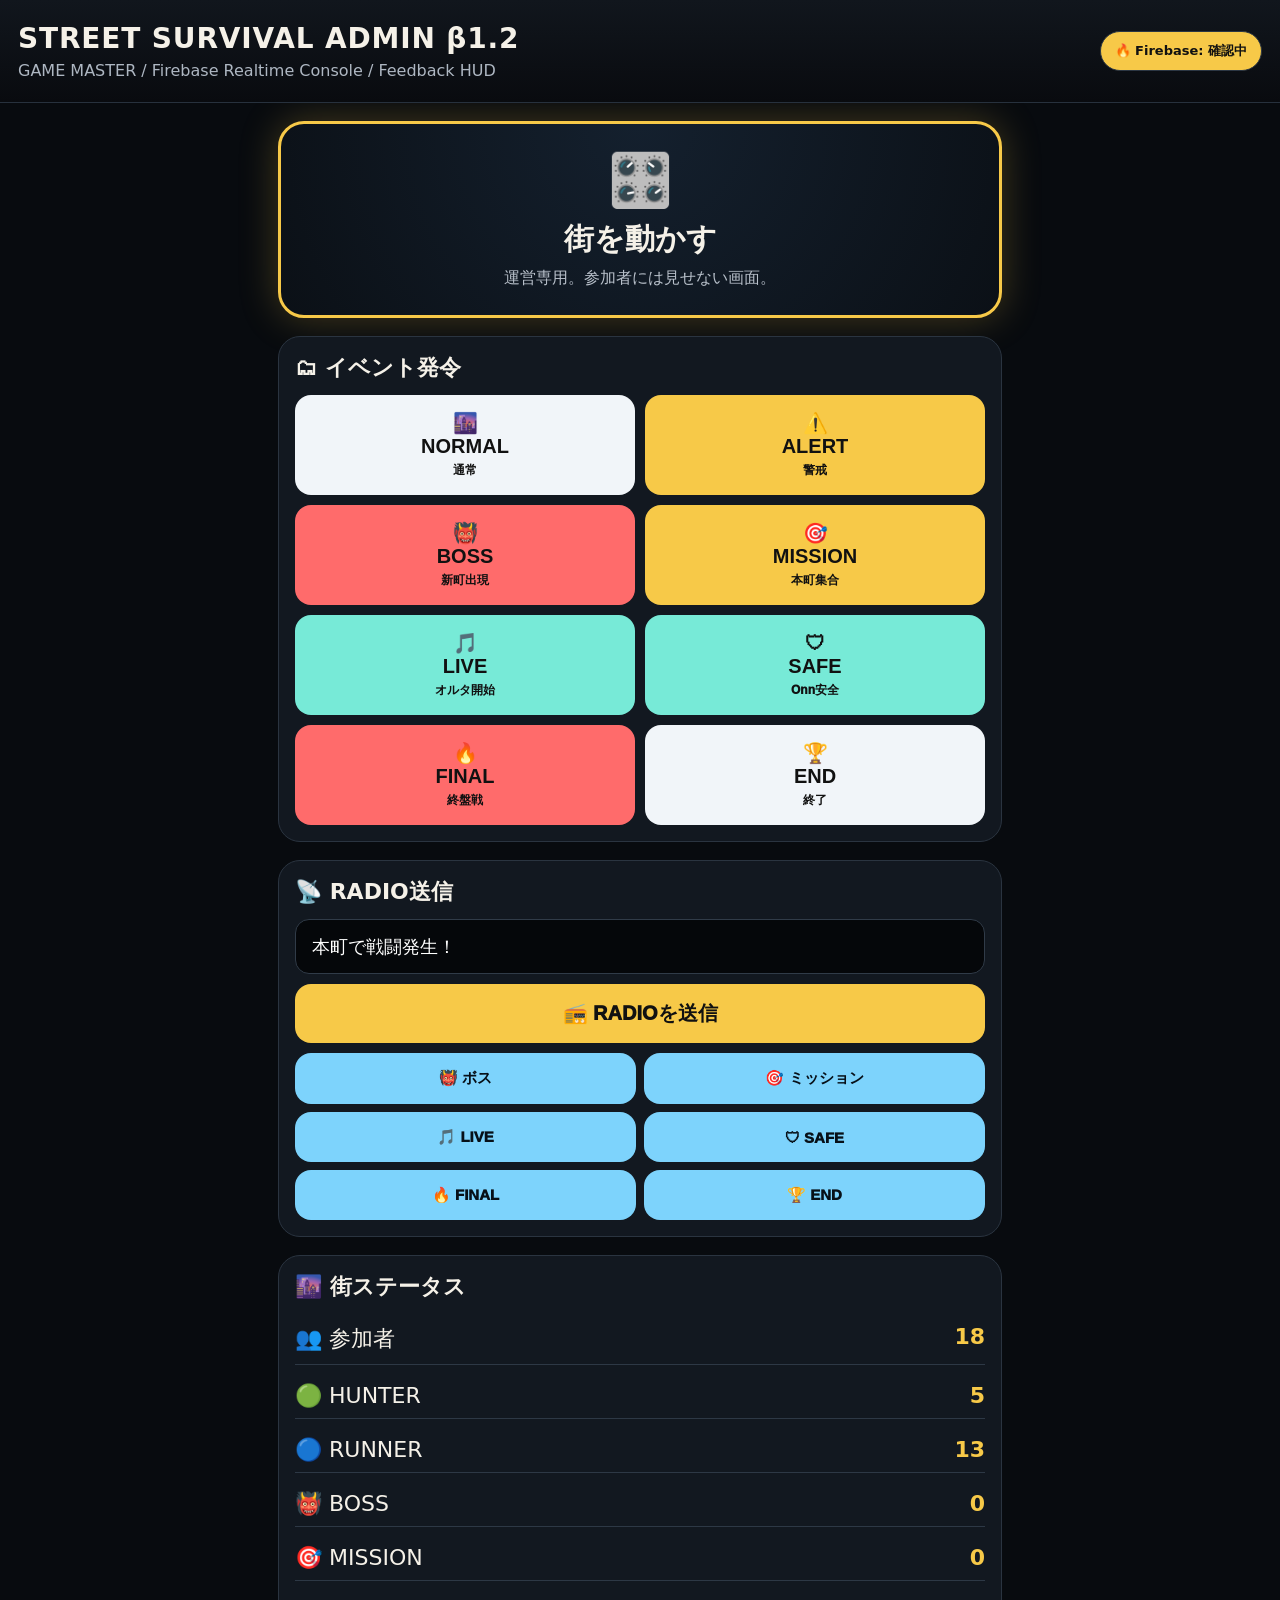
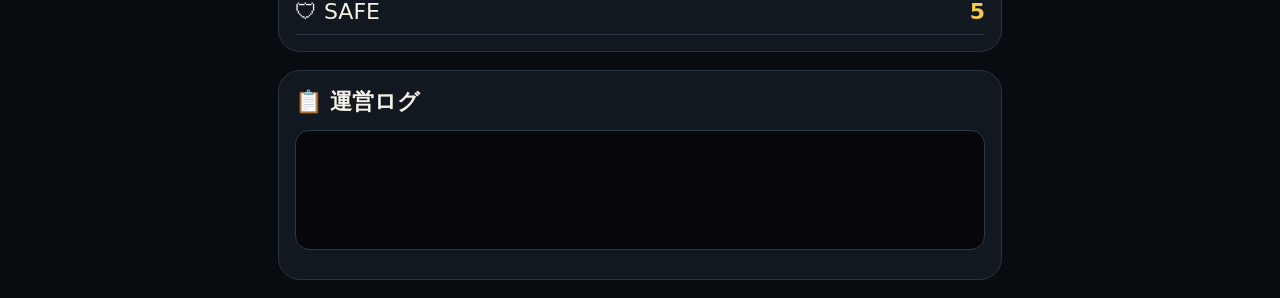
<file: admin.html>
<!doctype html>
<html lang="ja">
<head>
  <meta charset="utf-8">
  <meta name="viewport" content="width=device-width,initial-scale=1,viewport-fit=cover">
  <title>STREET SURVIVAL ADMIN β1.2</title>
  <link rel="stylesheet" href="admin.css">
</head>
<body>
  <header class="top">
    <div>
      <h1>STREET SURVIVAL ADMIN β1.2</h1>
      <p>GAME MASTER / Firebase Realtime Console / Feedback HUD</p>
    </div>
    <div id="firebaseStatus" class="status status-wait">🔥 Firebase: 確認中</div>
  </header>

  <div id="toast" class="toast hidden">送信成功</div>
<div id="flash" class="flash hidden"></div>

<main class="wrap">
    <section class="hero">
      <div class="icon">🎛️</div>
      <h2>街を動かす</h2>
      <p>運営専用。参加者には見せない画面。</p>
    </section>

    <section class="panel">
      <h3>🗂 イベント発令</h3>
      <div class="grid">
        <button class="normal" data-type="NORMAL" data-radio="通常モードです。">🌆<b>NORMAL</b><small>通常</small></button>
        <button class="alert" data-type="ALERT" data-radio="⚠️ 警戒モード発令！街に注意してください。">⚠️<b>ALERT</b><small>警戒</small></button>
        <button class="boss" data-type="BOSS" data-radio="👹 新町にBOSS出現！討伐チャンス！">👹<b>BOSS</b><small>新町出現</small></button>
        <button class="mission" data-type="MISSION" data-radio="🎯 本町集合ミッション開始！">🎯<b>MISSION</b><small>本町集合</small></button>
        <button class="live" data-type="LIVE" data-radio="🎵 オルタネーターズLIVE開始！お宿 Onn前へ！">🎵<b>LIVE</b><small>オルタ開始</small></button>
        <button class="safe" data-type="SAFE" data-radio="🛡 お宿 Onn SAFE ZONE発動！HP回復できます！">🛡<b>SAFE</b><small>Onn安全</small></button>
        <button class="final" data-type="FINAL" data-radio="🔥 FINAL BATTLE開始！HP吸収2倍！POINT2倍！">🔥<b>FINAL</b><small>終盤戦</small></button>
        <button class="end" data-type="END" data-radio="🏆 GAME END！お宿 Onn前へ集合！">🏆<b>END</b><small>終了</small></button>
      </div>
    </section>

    <section class="panel">
      <h3>📡 RADIO送信</h3>
      <input id="radioInput" value="本町で戦闘発生！">
      <button id="radioSend" class="send">📻 RADIOを送信</button>
      <div class="preset">
        <button data-radio="👹 新町にBOSS出現！">👹 ボス</button>
        <button data-radio="🎯 本町集合ミッション開始！">🎯 ミッション</button>
        <button data-radio="🎵 オルタネーターズLIVE開始！">🎵 LIVE</button>
        <button data-radio="🛡 お宿 Onn SAFE ZONE発動！">🛡 SAFE</button>
        <button data-radio="🔥 FINAL BATTLE開始！">🔥 FINAL</button>
        <button data-radio="🏆 GAME END！集合してください！">🏆 END</button>
      </div>
    </section>

    <section class="panel">
      <h3>🌆 街ステータス</h3>
      <div class="stats">
        <div><span>👥 参加者</span><b>18</b></div>
        <div><span>🟢 HUNTER</span><b>5</b></div>
        <div><span>🔵 RUNNER</span><b>13</b></div>
        <div><span>👹 BOSS</span><b id="bossCount">0</b></div>
        <div><span>🎯 MISSION</span><b id="missionCount">0</b></div>
        <div><span>🛡 SAFE</span><b>5</b></div>
      </div>
    </section>

    <section class="panel">
      <h3>📋 運営ログ</h3>
      <pre id="log"></pre>
    </section>
  </main>

  <script src="firebase-config.js"></script>
  <script src="admin.js"></script>
</body>
</html>
</file>
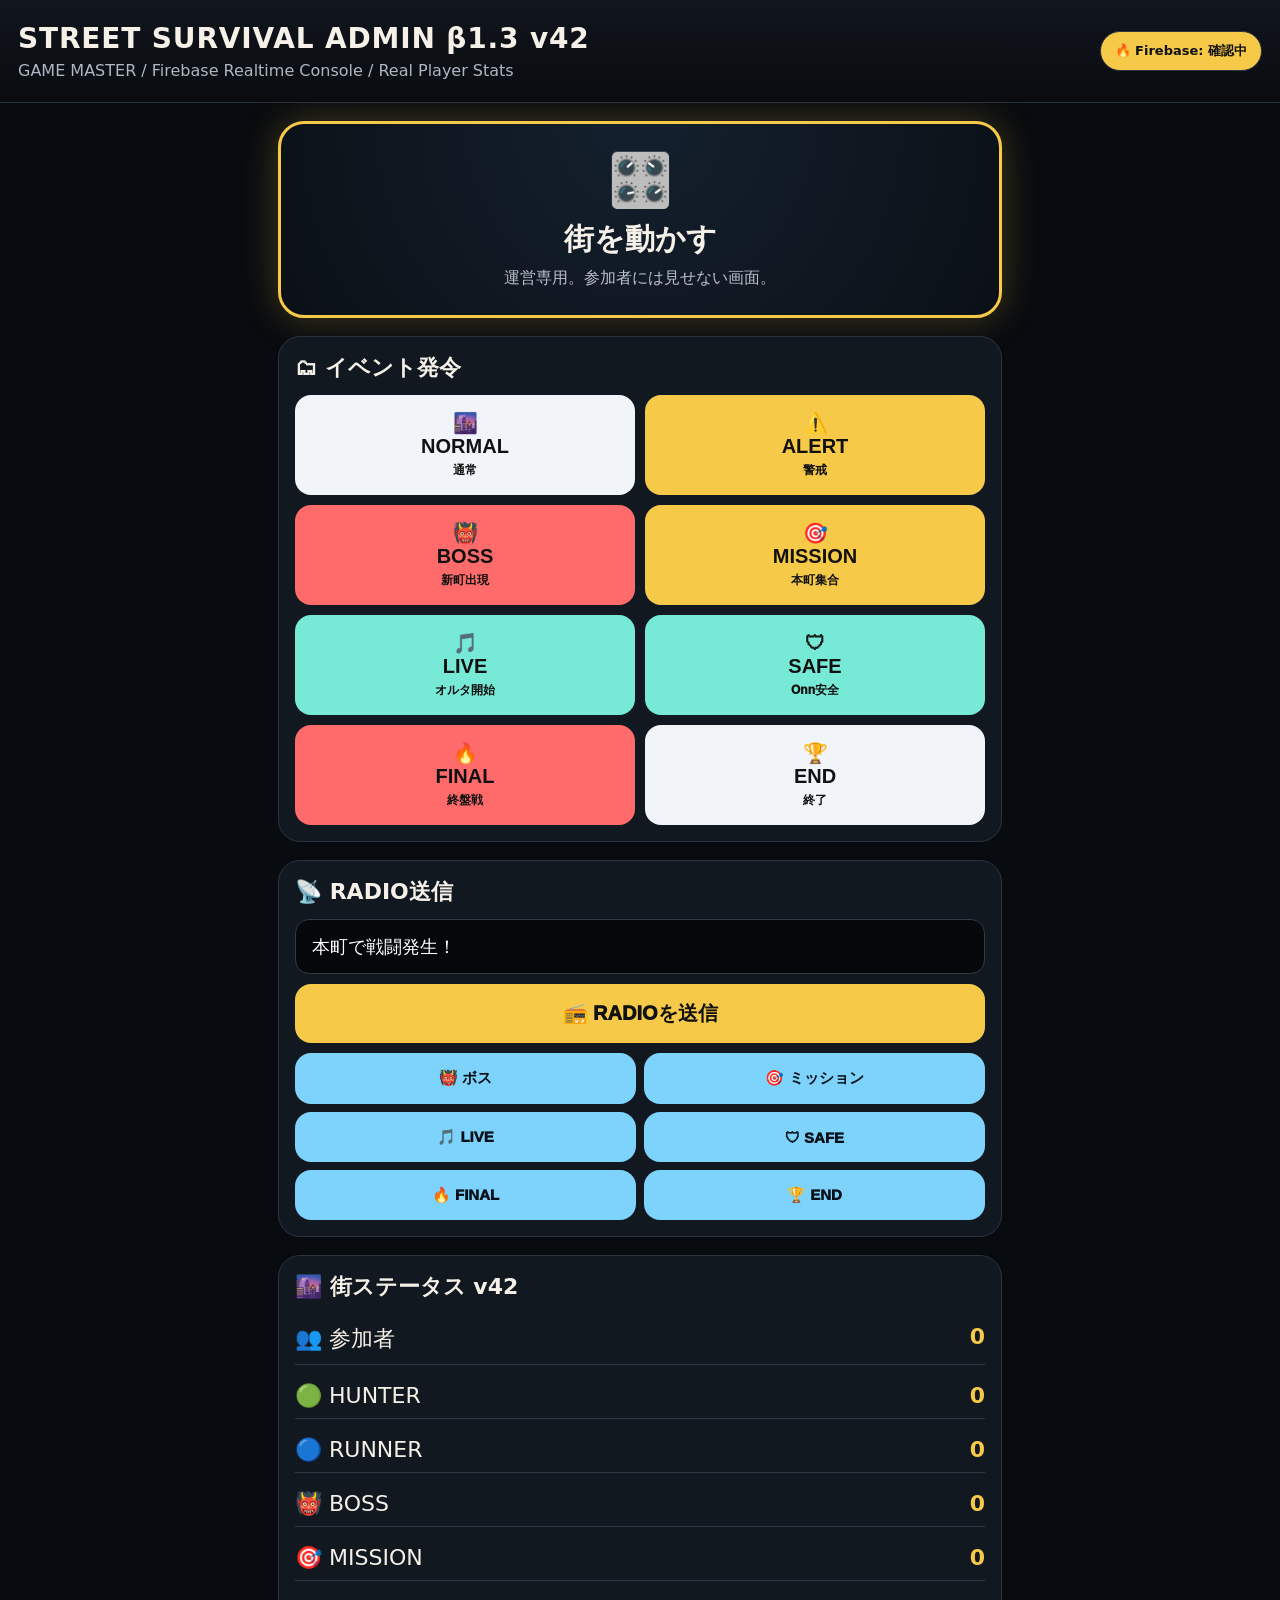
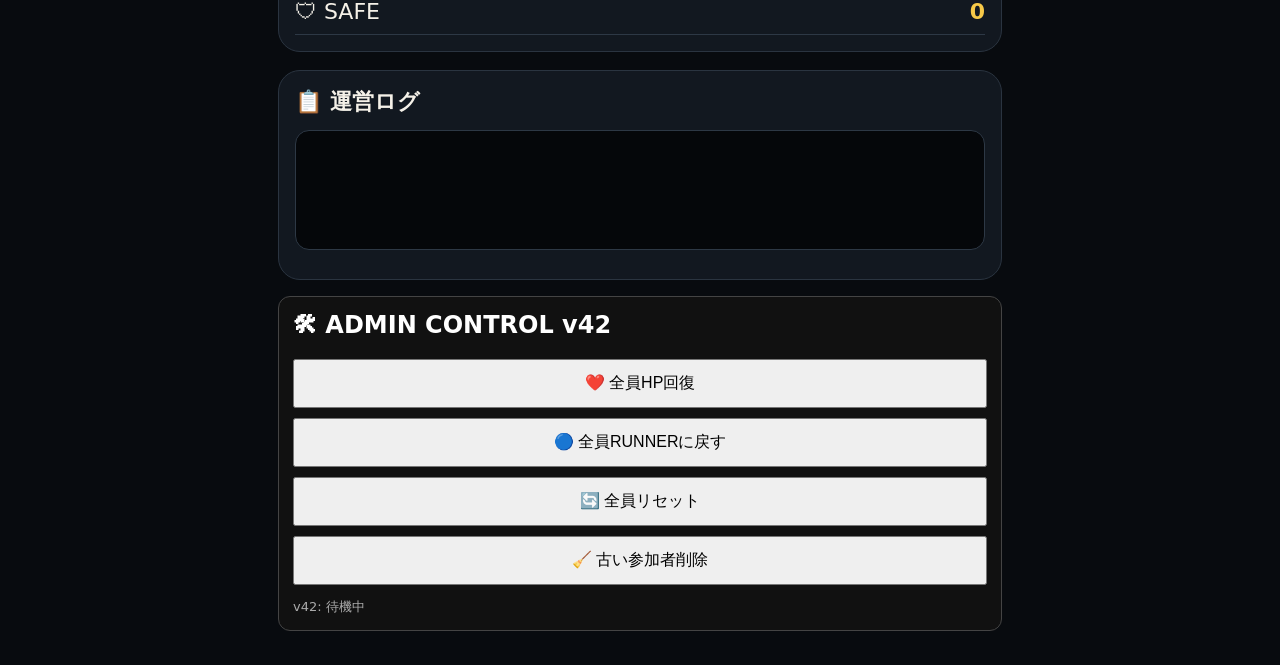
<file: v42.html>
<!doctype html>
<html lang="ja">
<head>
  <meta charset="utf-8">
  <meta name="viewport" content="width=device-width,initial-scale=1,viewport-fit=cover">
  <title>STREET SURVIVAL ADMIN β1.3 v42</title>
  <link rel="stylesheet" href="admin.css?v=42">
</head>

<body>
  <header class="top">
    <div>
      <h1>STREET SURVIVAL ADMIN β1.3 v42</h1>
      <p>GAME MASTER / Firebase Realtime Console / Real Player Stats</p>
    </div>
    <div id="firebaseStatus" class="status status-wait">🔥 Firebase: 確認中</div>
  </header>

  <div id="toast" class="toast hidden">送信成功</div>
  <div id="flash" class="flash hidden"></div>

  <div id="effectStage" class="effect-stage hidden">
    <div id="effectIcon" class="effect-icon">📡</div>
    <div id="effectTitle" class="effect-title">SEND</div>
    <div id="effectSub" class="effect-sub">Firebase送信</div>
  </div>

  <main class="wrap">

    <section class="hero">
      <div class="icon">🎛️</div>
      <h2>街を動かす</h2>
      <p>運営専用。参加者には見せない画面。</p>
    </section>

    <section class="panel">
      <h3>🗂 イベント発令</h3>

      <div class="grid">
        <button class="normal" data-type="NORMAL" data-radio="通常モードです。">
          🌆<b>NORMAL</b><small>通常</small>
        </button>

        <button class="alert" data-type="ALERT" data-radio="⚠️ 警戒モード発令！街に注意してください。">
          ⚠️<b>ALERT</b><small>警戒</small>
        </button>

        <button class="boss" data-type="BOSS" data-radio="👹 新町にBOSS出現！討伐チャンス！">
          👹<b>BOSS</b><small>新町出現</small>
        </button>

        <button class="mission" data-type="MISSION" data-radio="🎯 本町集合ミッション開始！">
          🎯<b>MISSION</b><small>本町集合</small>
        </button>

        <button class="live" data-type="LIVE" data-radio="🎵 オルタネーターズLIVE開始！お宿 Onn前へ！">
          🎵<b>LIVE</b><small>オルタ開始</small>
        </button>

        <button class="safe" data-type="SAFE" data-radio="🛡 お宿 Onn SAFE ZONE発動！HP回復できます！">
          🛡<b>SAFE</b><small>Onn安全</small>
        </button>

        <button class="final" data-type="FINAL" data-radio="🔥 FINAL BATTLE開始！HP吸収2倍！POINT2倍！">
          🔥<b>FINAL</b><small>終盤戦</small>
        </button>

        <button class="end" data-type="END" data-radio="🏆 GAME END！お宿 Onn前へ集合！">
          🏆<b>END</b><small>終了</small>
        </button>
      </div>
    </section>

    <section class="panel">
      <h3>📡 RADIO送信</h3>

      <input id="radioInput" value="本町で戦闘発生！">
      <button id="radioSend" class="send">📻 RADIOを送信</button>

      <div class="preset">
        <button data-radio="👹 新町にBOSS出現！">👹 ボス</button>
        <button data-radio="🎯 本町集合ミッション開始！">🎯 ミッション</button>
        <button data-radio="🎵 オルタネーターズLIVE開始！">🎵 LIVE</button>
        <button data-radio="🛡 お宿 Onn SAFE ZONE発動！">🛡 SAFE</button>
        <button data-radio="🔥 FINAL BATTLE開始！">🔥 FINAL</button>
        <button data-radio="🏆 GAME END！集合してください！">🏆 END</button>
      </div>
    </section>

    <section class="panel">
      <h3>🌆 街ステータス v42</h3>

      <div class="stats">
        <div><span>👥 参加者</span><b id="playerCount">0</b></div>
        <div><span>🟢 HUNTER</span><b id="hunterCount">0</b></div>
        <div><span>🔵 RUNNER</span><b id="runnerCount">0</b></div>
        <div><span>👹 BOSS</span><b id="bossCount">0</b></div>
        <div><span>🎯 MISSION</span><b id="missionCount">0</b></div>
        <div><span>🛡 SAFE</span><b id="safeCount">0</b></div>
      </div>
    </section>

    <section class="panel">
      <h3>📋 運営ログ</h3>
      <pre id="log"></pre>
    </section>

    <section class="admin-v39-panel" style="margin:16px 0;padding:14px;border:1px solid #444;border-radius:12px;background:#111;color:#fff;">
      <h2 style="margin-top:0;">🛠 ADMIN CONTROL v42</h2>

      <div style="display:grid;gap:10px;">
        <button id="adminHealAllBtn" style="padding:12px;font-size:16px;">❤️ 全員HP回復</button>
        <button id="adminAllRunnerBtn" style="padding:12px;font-size:16px;">🔵 全員RUNNERに戻す</button>
        <button id="adminResetAllBtn" style="padding:12px;font-size:16px;">🔄 全員リセット</button>
        <button id="adminCleanupPlayersBtn" style="padding:12px;font-size:16px;">🧹 古い参加者削除</button>
      </div>

      <p id="adminV39Status" style="font-size:13px;color:#aaa;margin-bottom:0;">v42: 待機中</p>
    </section>

  </main>

  <script src="firebase-config.js?v=42"></script>
  <script src="admin.js?v=42"></script>
</body>
</html>
</file>
<file: admin.css>
*{box-sizing:border-box}body{margin:0;background:#080b0f;color:#f5f1e8;font-family:system-ui,-apple-system,BlinkMacSystemFont,"Helvetica Neue",sans-serif}.top{position:sticky;top:0;z-index:10;background:linear-gradient(180deg,#11161d,#090b0f);padding:22px 18px;border-bottom:1px solid #27313d;display:flex;justify-content:space-between;gap:14px;align-items:center}.top h1{margin:0;font-size:28px;letter-spacing:.03em}.top p{margin:6px 0 0;color:#aeb7c2}.status{padding:10px 14px;border-radius:999px;font-size:13px;font-weight:900;background:#151b22;border:1px solid #2b3643;white-space:nowrap}.status-ok{background:#59d68d;color:#071009}.status-wait{background:#f7c948;color:#111}.status-error{background:#ff6b6b;color:#111}.wrap{max-width:760px;margin:0 auto;padding:18px}.hero{border:3px solid #f7c948;border-radius:26px;text-align:center;padding:26px 18px;background:radial-gradient(circle at top,#14202e,#0b1016);box-shadow:0 0 38px rgba(247,201,72,.25)}.hero .icon{font-size:52px}.hero h2{font-size:30px;margin:8px 0}.hero p{color:#b8c0ca;margin:0}.panel{background:#121820;border:1px solid #2a3440;border-radius:22px;margin-top:18px;padding:16px}.panel h3{font-size:22px;margin:0 0 12px}.grid{display:grid;grid-template-columns:repeat(2,1fr);gap:10px}.grid button,.send,.preset button{border:0;border-radius:16px;padding:16px 10px;font-weight:1000;font-size:20px;cursor:pointer}.grid button b{display:block}.grid button small{display:block;font-size:12px;margin-top:4px}.normal,.end{background:#f1f5f9;color:#111}.alert,.mission{background:#f7c948;color:#111}.boss,.final{background:#ff6b6b;color:#111}.live,.safe{background:#77ead7;color:#111}.send{width:100%;background:#f7c948;color:#111;margin-top:10px}input{width:100%;padding:16px;border-radius:14px;border:1px solid #303b48;background:#05070a;color:#fff;font-size:18px}.preset{display:grid;grid-template-columns:repeat(2,1fr);gap:8px;margin-top:10px}.preset button{background:#7dd3fc;color:#071018;font-size:15px}.stats{display:grid;gap:8px}.stats div{display:flex;justify-content:space-between;border-bottom:1px solid #2d3845;padding:10px 0;font-size:22px}.stats b{color:#f7c948}pre{white-space:pre-wrap;min-height:120px;background:#05070a;border:1px solid #2d3845;border-radius:14px;padding:12px;color:#d5dce5}@media(max-width:560px){.top{align-items:flex-start;flex-direction:column}.top h1{font-size:22px}.grid{grid-template-columns:1fr 1fr}.grid button{font-size:16px;padding:14px 8px}.wrap{padding:12px}}

/* ADMIN β1.2 Feedback HUD */
body.shake{
  animation: adminShake .28s ease;
}
@keyframes adminShake{
  0%{transform:translateX(0)}
  25%{transform:translateX(-5px)}
  50%{transform:translateX(5px)}
  75%{transform:translateX(-3px)}
  100%{transform:translateX(0)}
}
.grid button, .send, .preset button{
  transition: transform .08s ease, filter .12s ease, box-shadow .12s ease;
  position:relative;
  overflow:hidden;
}
.grid button:active, .send:active, .preset button:active{
  transform:scale(.96);
}
.grid button.sent, .send.sent, .preset button.sent{
  filter:brightness(1.25);
  box-shadow:0 0 0 4px rgba(255,255,255,.18),0 0 30px rgba(247,201,72,.45);
}
.grid button.sent::after, .send.sent::after, .preset button.sent::after{
  content:"SEND";
  position:absolute;
  inset:0;
  display:grid;
  place-items:center;
  color:#111;
  background:rgba(255,255,255,.72);
  font-size:22px;
  font-weight:1000;
  letter-spacing:.08em;
}
.toast{
  position:fixed;
  left:50%;
  top:84px;
  transform:translateX(-50%);
  z-index:9999;
  background:#59d68d;
  color:#061006;
  border:2px solid rgba(255,255,255,.45);
  border-radius:999px;
  padding:14px 22px;
  font-size:18px;
  font-weight:1000;
  box-shadow:0 18px 40px rgba(0,0,0,.45),0 0 30px rgba(89,214,141,.35);
  animation: toastPop .22s ease;
}
.toast.hidden{display:none}
@keyframes toastPop{
  from{opacity:0;transform:translateX(-50%) translateY(-12px) scale(.92)}
  to{opacity:1;transform:translateX(-50%) translateY(0) scale(1)}
}
.flash{
  position:fixed;
  inset:0;
  z-index:9998;
  pointer-events:none;
  background:radial-gradient(circle at center,rgba(247,201,72,.30),rgba(247,201,72,0) 60%);
  animation: flashOut .45s ease forwards;
}
.flash.hidden{display:none}
@keyframes flashOut{
  from{opacity:1}
  to{opacity:0}
}
.panel.last-send{
  border-color:#f7c948;
  box-shadow:0 0 26px rgba(247,201,72,.22);
}


/* ADMIN β1.3 Effects Restore */
.effect-stage{
  position:fixed;
  inset:0;
  z-index:10000;
  pointer-events:none;
  display:grid;
  place-items:center;
  background:radial-gradient(circle at center,rgba(0,0,0,.18),rgba(0,0,0,.72));
  animation: stageFade 1.15s ease forwards;
}
.effect-stage.hidden{display:none}
.effect-stage > div{
  text-align:center;
}
.effect-icon{
  font-size:92px;
  filter:drop-shadow(0 0 22px rgba(247,201,72,.75));
  animation: iconPop .62s cubic-bezier(.2,1.4,.2,1);
}
.effect-title{
  margin-top:10px;
  font-size:56px;
  line-height:1;
  font-weight:1000;
  color:#f7c948;
  letter-spacing:.05em;
  text-shadow:0 0 22px rgba(247,201,72,.55),0 5px 0 rgba(0,0,0,.5);
  animation: titleSlide .72s cubic-bezier(.2,1.2,.2,1);
}
.effect-sub{
  margin-top:12px;
  font-size:19px;
  color:#fff;
  font-weight:900;
  text-shadow:0 2px 10px rgba(0,0,0,.8);
  animation: titleSlide .82s cubic-bezier(.2,1.2,.2,1);
}
.effect-stage.boss .effect-title{color:#ff6b6b;text-shadow:0 0 24px rgba(255,107,107,.65)}
.effect-stage.safe .effect-title{color:#77ead7;text-shadow:0 0 24px rgba(119,234,215,.65)}
.effect-stage.live .effect-title{color:#7dd3fc;text-shadow:0 0 24px rgba(125,211,252,.65)}
.effect-stage.final .effect-title{color:#ff9f1c;text-shadow:0 0 24px rgba(255,159,28,.65)}
.effect-stage.alert .effect-title,.effect-stage.mission .effect-title{color:#f7c948}
@keyframes stageFade{
  0%{opacity:0}
  10%{opacity:1}
  72%{opacity:1}
  100%{opacity:0}
}
@keyframes iconPop{
  0%{transform:scale(.2) rotate(-12deg);opacity:0}
  55%{transform:scale(1.18) rotate(4deg);opacity:1}
  100%{transform:scale(1) rotate(0)}
}
@keyframes titleSlide{
  0%{transform:translateY(22px);opacity:0}
  100%{transform:translateY(0);opacity:1}
}
body.bossPulse{animation: bossPulse .9s ease}
@keyframes bossPulse{
  0%,100%{filter:none}
  35%{filter:contrast(1.25) brightness(1.15)}
  60%{filter:contrast(1.1) brightness(.9)}
}

/* Player list v1.0 */
.player-list{
  display:grid;
  gap:14px;
  max-height:360px;
  overflow-y:auto;
  padding-right:6px;
}
.player-list-empty{color:#aeb7c2;font-size:15px;margin:0;padding:8px 0}
.player-card{
  background:#05070a;
  border:1px solid #2d3845;
  border-radius:16px;
  padding:16px;
}
.player-card-name{
  font-size:22px;
  font-weight:900;
  margin:0 0 10px;
  color:#f5f1e8;
  line-height:1.2;
}
.player-card-badges{margin:0 0 10px}
.player-card-stats{
  font-size:15px;
  color:#d5dce5;
  margin:0 0 8px;
  font-weight:700;
}
.player-card-status{
  font-size:13px;
  color:#8b949e;
  margin:0 0 14px;
  line-height:1.6;
}
.player-badge{
  display:inline-block;
  padding:5px 11px;
  border-radius:999px;
  font-size:12px;
  font-weight:800;
  letter-spacing:.02em;
  white-space:nowrap;
}
.player-badge.role-runner{background:#132638;color:#7dd3fc;border:1px solid #2d5570}
.player-badge.role-hunter{background:#14281f;color:#59d68d;border:1px solid #2d6b4a}
.player-badge.role-boss{background:#2a1212;color:#ff8a8a;border:1px solid #6b2d2d}
.player-badge.role-safe{background:#12302c;color:#77ead7;border:1px solid #2d6b63}
.player-badge.role-unknown{background:#1c2026;color:#c8cdd4;border:1px solid #3a424d}
.player-badge.online-on{background:#14281f;color:#59d68d;border:1px solid #2d6b4a}
.player-badge.online-off{background:#1c2026;color:#8b949e;border:1px solid #3a424d}
.player-card-actions{
  display:flex;
  flex-wrap:wrap;
  gap:8px;
}
.player-card-actions button{
  flex:1 1 calc(50% - 4px);
  min-width:118px;
  padding:11px 10px;
  font-size:13px;
  font-weight:800;
  border:0;
  border-radius:10px;
  cursor:pointer;
  line-height:1.2;
}
.player-btn-runner{background:#1a2a3a;color:#7dd3fc;border:1px solid #2d5570}
.player-btn-hunter{background:#14281f;color:#59d68d;border:1px solid #2d6b4a}
.player-btn-heal{background:#2a1f14;color:#f7c948;border:1px solid #6b542d}
.player-btn-delete{background:#2a1212;color:#ff8a8a;border:1px solid #6b2d2d}
@media(max-width:560px){
  .player-card{padding:14px}
  .player-card-name{font-size:20px}
  .player-card-actions button{
    flex:1 1 100%;
    min-width:0;
    font-size:14px;
    padding:12px 10px;
  }
}

/* Admin log v1.0 */
.admin-log-list{
  max-height:300px;
  overflow-y:auto;
  display:grid;
  gap:8px;
  padding-right:4px;
}
.admin-log-empty{color:#aeb7c2;font-size:14px;margin:0;padding:6px 0}
.admin-log-item{
  background:#05070a;
  border:1px solid #2d3845;
  border-radius:12px;
  padding:10px 12px;
  display:flex;
  gap:10px;
  align-items:flex-start;
}
.admin-log-time{
  font-size:12px;
  color:#7a8491;
  white-space:nowrap;
  min-width:66px;
  font-variant-numeric:tabular-nums;
}
.admin-log-message{
  font-size:14px;
  color:#d5dce5;
  line-height:1.5;
  flex:1;
}
.admin-log-clear{
  margin-top:12px;
  background:#2a3440;
  color:#f5f1e8;
}

/* Emergency stop v1.0 */
.emergency-status{
  font-size:16px;
  font-weight:800;
  margin:0 0 14px;
}
.emergency-status.emergency-active{color:#ff6b6b}
.emergency-status.emergency-normal{color:#59d68d}
.emergency-actions{display:grid;gap:10px}
.emergency-stop-btn{
  width:100%;
  padding:18px 16px;
  font-size:18px;
  font-weight:900;
  background:#b91c1c;
  color:#fff;
  border:0;
  border-radius:16px;
  cursor:pointer;
}
.emergency-clear-btn{
  width:100%;
  padding:14px 16px;
  font-size:16px;
  font-weight:800;
  background:#59d68d;
  color:#071009;
  border:0;
  border-radius:16px;
  cursor:pointer;
}

/* Preflight checklist v1.0 */
.preflight-progress{
  font-size:20px;
  font-weight:900;
  margin:0 0 14px;
  color:#f7c948;
}
.preflight-progress-done{
  color:#59d68d;
  font-size:22px;
}
.preflight-urls{
  display:grid;
  gap:10px;
  margin-bottom:14px;
}
.preflight-url-row{
  display:grid;
  gap:8px;
}
.preflight-url-label{
  font-size:13px;
  color:#aeb7c2;
  font-weight:700;
}
.preflight-url-input{
  width:100%;
  padding:12px;
  border-radius:12px;
  border:1px solid #303b48;
  background:#05070a;
  color:#d5dce5;
  font-size:13px;
  font-family:ui-monospace,SFMono-Regular,Menlo,monospace;
}
.preflight-url-copy{
  padding:10px 12px;
  border:0;
  border-radius:10px;
  background:#2a3440;
  color:#f5f1e8;
  font-size:13px;
  font-weight:800;
  cursor:pointer;
}
.preflight-checklist{
  display:grid;
  gap:8px;
  margin-bottom:14px;
}
.preflight-item{
  display:flex;
  align-items:center;
  gap:12px;
  padding:12px 14px;
  border-radius:12px;
  background:#05070a;
  border:1px solid #2d3845;
  cursor:pointer;
}
.preflight-item input[type="checkbox"]{
  width:20px;
  height:20px;
  min-width:20px;
  margin:0;
  accent-color:#59d68d;
  cursor:pointer;
}
.preflight-item span{
  font-size:15px;
  color:#aeb7c2;
  line-height:1.4;
}
.preflight-item-done{
  background:#0f1a14;
  border-color:#2d6b4a;
}
.preflight-item-done span{
  color:#d5dce5;
}
.preflight-reset-btn{
  width:100%;
  padding:12px 16px;
  border:0;
  border-radius:14px;
  background:#2a3440;
  color:#f5f1e8;
  font-size:15px;
  font-weight:800;
  cursor:pointer;
}
@media(max-width:560px){
  .preflight-progress{font-size:18px}
  .preflight-item{padding:14px 12px}
  .preflight-item span{font-size:14px}
}

/* QR code panel v1.0 */
.panel-qr .qr-player-wrap{
  display:flex;
  flex-direction:column;
  align-items:center;
  margin-bottom:14px;
}
.qr-code-box{
  display:inline-flex;
  justify-content:center;
  align-items:center;
  padding:12px;
  background:#fff;
  border-radius:14px;
  border:1px solid #d5dce5;
  min-height:220px;
  min-width:220px;
}
.qr-code-box img,
.qr-code-box canvas{
  display:block;
  max-width:100%;
  height:auto;
}
.qr-error{
  margin:10px 0 0;
  font-size:13px;
  color:#ff8a8a;
  text-align:center;
}
.qr-error.hidden{display:none}
.qr-url-block{
  display:grid;
  gap:8px;
  margin-bottom:12px;
}
.qr-url-label{
  font-size:13px;
  color:#aeb7c2;
  font-weight:700;
}
.qr-url-input{
  width:100%;
  padding:12px;
  border-radius:12px;
  border:1px solid #303b48;
  background:#05070a;
  color:#d5dce5;
  font-size:13px;
  font-family:ui-monospace,SFMono-Regular,Menlo,monospace;
}
.qr-url-btn,
.qr-open-modal-btn{
  width:100%;
  padding:12px 14px;
  border:0;
  border-radius:12px;
  background:#2a3440;
  color:#f5f1e8;
  font-size:14px;
  font-weight:800;
  cursor:pointer;
}
.qr-open-modal-btn{
  margin-top:4px;
  background:#f7c948;
  color:#111;
}

.qr-modal{
  position:fixed;
  inset:0;
  background:rgba(0,0,0,0.82);
  z-index:99999;
  display:none;
  align-items:center;
  justify-content:center;
  padding:20px;
  box-sizing:border-box;
}

.qr-modal-content{
  width:100%;
  max-width:430px;
  background:#07140f;
  color:#fff;
  border-radius:24px;
  padding:24px;
  text-align:center;
  box-shadow:0 30px 80px rgba(0,0,0,0.7);
  border:1px solid rgba(255,255,255,0.18);
}

.qr-modal-title{
  font-size:30px;
  font-weight:900;
  margin-bottom:6px;
}

.qr-modal-subtitle{
  font-size:15px;
  color:rgba(255,255,255,0.75);
  margin-bottom:18px;
}

.qr-modal-box{
  background:#fff;
  border-radius:18px;
  padding:16px;
  display:inline-block;
  margin-bottom:16px;
}

.qr-modal-url{
  font-size:12px;
  word-break:break-all;
  color:rgba(255,255,255,0.8);
  margin-bottom:18px;
}

.qr-close-btn{
  width:100%;
  height:48px;
  border:none;
  border-radius:14px;
  background:#f6c945;
  color:#111;
  font-size:17px;
  font-weight:900;
  cursor:pointer;
}

@media(max-width:560px){
  .qr-code-box{min-height:200px;min-width:200px}
}

/* Operation manual v1.0 */
.manual-header{
  display:flex;
  justify-content:space-between;
  align-items:flex-start;
  gap:12px;
  margin-bottom:12px;
}
.manual-header h3{margin:0;flex:1}
.manual-toggle-btn{
  padding:10px 12px;
  border:0;
  border-radius:12px;
  background:#2a3440;
  color:#f5f1e8;
  font-size:13px;
  font-weight:800;
  cursor:pointer;
  white-space:nowrap;
}
.manual-body.manual-collapsed{display:none}
.manual-scroll{
  max-height:500px;
  overflow-y:auto;
  padding-right:4px;
}
.manual-section{
  background:#05070a;
  border:1px solid #2d3845;
  border-radius:14px;
  padding:14px 16px;
  margin-bottom:12px;
}
.manual-section h4{
  margin:0 0 10px;
  font-size:17px;
  color:#f7c948;
}
.manual-section ul,
.manual-important ul,
.manual-quick ul{
  margin:0;
  padding-left:20px;
  color:#d5dce5;
  font-size:14px;
  line-height:1.7;
}
.manual-section li,
.manual-important li,
.manual-quick li{margin-bottom:4px}
.manual-important{
  background:#2a1212;
  border:1px solid #6b2d2d;
  border-radius:14px;
  padding:14px 16px;
  margin-bottom:12px;
}
.manual-important h4{
  margin:0 0 10px;
  font-size:17px;
  color:#ff8a8a;
}
.manual-important ul{color:#ffd0d0}
.manual-quick{
  background:#121820;
  border:1px solid #2a3440;
  border-radius:14px;
  padding:14px 16px;
  margin-bottom:12px;
}
.manual-quick h4{
  margin:0 0 10px;
  font-size:16px;
  color:#7dd3fc;
}
.manual-quick-list{list-style:none;padding-left:0}
.manual-quick-list li{
  padding:6px 0;
  border-bottom:1px solid #2d3845;
}
.manual-quick-list li:last-child{border-bottom:0}
.manual-check-item{
  display:flex;
  align-items:center;
  gap:12px;
  padding:14px 16px;
  border-radius:14px;
  background:#05070a;
  border:1px solid #2d3845;
  cursor:pointer;
}
.manual-check-item input[type="checkbox"]{
  width:20px;
  height:20px;
  min-width:20px;
  margin:0;
  accent-color:#59d68d;
  cursor:pointer;
}
.manual-check-item span{
  font-size:15px;
  color:#aeb7c2;
  line-height:1.4;
}
.manual-check-item-done{
  background:#0f1a14;
  border-color:#2d6b4a;
}
.manual-check-item-done span{color:#d5dce5}
@media(max-width:560px){
  .manual-header{flex-direction:column;align-items:stretch}
  .manual-toggle-btn{width:100%}
  .manual-section h4{font-size:16px}
  .manual-section ul{font-size:13px}
}

/* Area settings v1.0 */
.area-card{
  background:#05070a;
  border:1px solid #2d3845;
  border-radius:14px;
  padding:14px 16px;
  margin-bottom:12px;
  display:grid;
  gap:10px;
}
.area-card h4{
  margin:0;
  font-size:16px;
  font-weight:900;
}
.area-card-onn h4{color:#59d68d}
.area-card-honmachi h4{color:#f7c948}
.area-card-shinmachi h4{color:#ff8a8a}
.area-field{
  display:block;
  font-size:13px;
  color:#aeb7c2;
}
.area-field input{
  margin-top:4px;
}
.area-geo-btn{
  padding:10px 12px;
  border:0;
  border-radius:10px;
  background:#2a3440;
  color:#d5dce5;
  font-size:12px;
  font-weight:800;
  cursor:pointer;
}
.area-save-btn{
  width:100%;
  padding:14px 16px;
  border:0;
  border-radius:14px;
  background:#f7c948;
  color:#111;
  font-size:16px;
  font-weight:900;
  cursor:pointer;
  margin-top:4px;
}
.area-settings-status{
  font-size:13px;
  color:#aaa;
  margin:10px 0 0;
}
@media(max-width:560px){
  .area-card{padding:12px}
  .area-save-btn{font-size:15px}
}

/* SAFE zone management v1.0 */
.safe-zone-status{
  font-size:13px;
  color:#aaa;
  margin:0 0 14px;
}
.safe-zone-add{
  background:#05070a;
  border:1px solid #2d3845;
  border-radius:14px;
  padding:14px 16px;
  margin-bottom:14px;
  display:grid;
  gap:10px;
}
.safe-zone-add h4{
  margin:0;
  font-size:16px;
  color:#77ead7;
}
.safe-zone-field{
  display:block;
  font-size:13px;
  color:#aeb7c2;
}
.safe-zone-field input{margin-top:4px}
.safe-zone-field-small input{font-size:14px;padding:10px}
.safe-zone-check{
  display:flex;
  align-items:center;
  gap:10px;
  font-size:14px;
  color:#ffb4c8;
  cursor:pointer;
}
.safe-zone-check input{
  width:18px;
  height:18px;
  accent-color:#ff8a8a;
}
.safe-zone-add-actions{
  display:grid;
  gap:8px;
}
.safe-zone-add-btn{
  width:100%;
  padding:12px 14px;
  border:0;
  border-radius:12px;
  background:#77ead7;
  color:#111;
  font-size:15px;
  font-weight:900;
  cursor:pointer;
}
.safe-zone-geo-btn,
.safe-zone-actions button,
.safe-zone-healer-toggle,
.safe-zone-healer-save{
  padding:10px 12px;
  border:0;
  border-radius:10px;
  background:#2a3440;
  color:#f5f1e8;
  font-size:12px;
  font-weight:800;
  cursor:pointer;
}
.safe-zone-list{
  display:grid;
  gap:12px;
  max-height:520px;
  overflow-y:auto;
  padding-right:4px;
}
.safe-zone-empty{
  color:#aeb7c2;
  font-size:14px;
  margin:0;
}
.safe-zone-card{
  background:#05070a;
  border:1px solid #2d3845;
  border-radius:14px;
  padding:14px 16px;
  display:grid;
  gap:10px;
}
.safe-zone-card.safe-zone-inactive{opacity:.72}
.safe-zone-card-head{
  display:flex;
  flex-wrap:wrap;
  align-items:center;
  gap:8px;
}
.safe-zone-card-title{
  font-size:17px;
  font-weight:900;
  color:#f5f1e8;
  flex:1 1 100%;
}
.safe-badge{
  display:inline-block;
  padding:6px 10px;
  border-radius:999px;
  font-size:12px;
  font-weight:800;
  line-height:1.3;
  text-align:center;
}
.safe-badge-normal{
  background:#12302c;
  color:#77ead7;
  border:1px solid #2d6b63;
}
.safe-badge-healer{
  background:#3a1220;
  color:#ffb4c8;
  border:1px solid #8b3a52;
}
.safe-active-badge{
  font-size:11px;
  font-weight:800;
  color:#aeb7c2;
  padding:4px 8px;
  border-radius:999px;
  background:#1c2026;
}
.safe-zone-meta{
  font-size:12px;
  color:#8b949e;
  word-break:break-all;
}
.safe-zone-healer{
  display:grid;
  gap:8px;
  padding:10px;
  border-radius:12px;
  background:#1a1014;
  border:1px solid #4a2430;
}
.safe-zone-healer-save{
  background:#4a2430;
  color:#ffb4c8;
}
.safe-zone-healer-toggle{
  background:#3a1220;
  color:#ffb4c8;
}
.safe-zone-actions{
  display:grid;
  grid-template-columns:repeat(2,1fr);
  gap:8px;
}
.safe-zone-delete{
  background:#2a1212 !important;
  color:#ff8a8a !important;
}
@media(max-width:560px){
  .safe-zone-actions{grid-template-columns:1fr}
}
</file>
